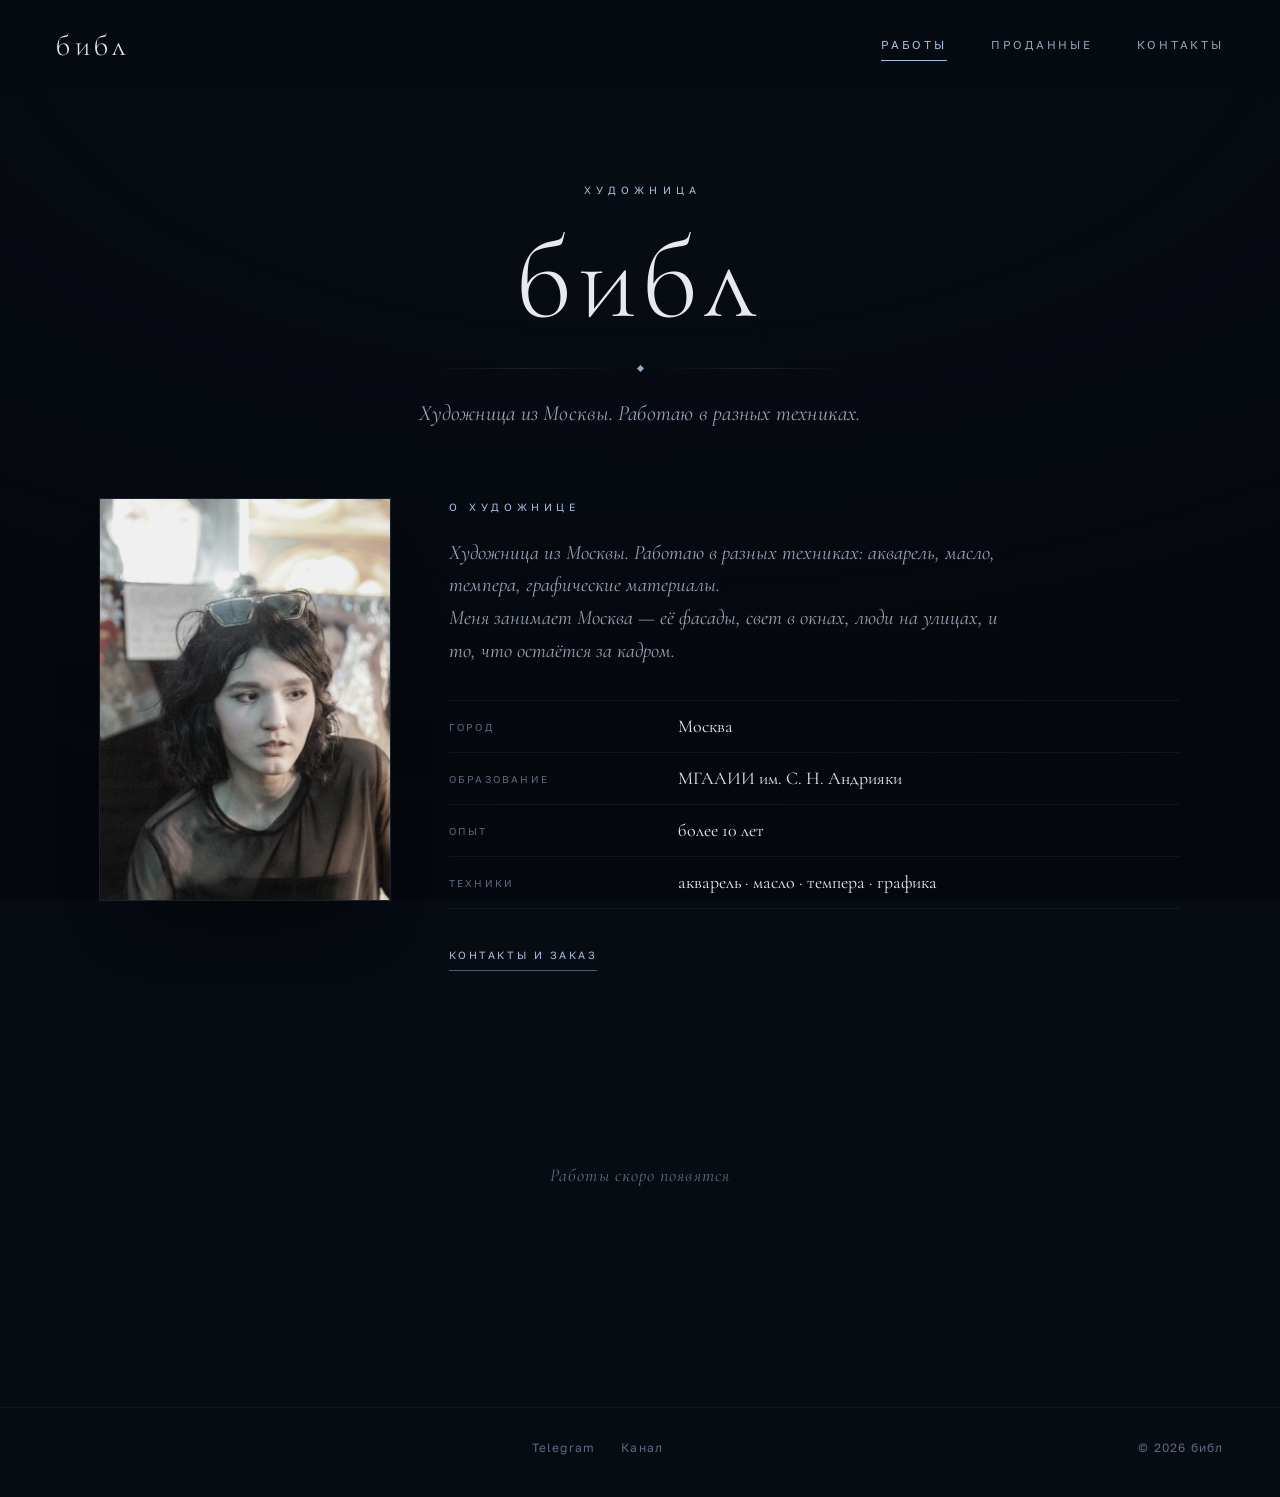
<file: index.html>
<!doctype html>
<html lang="ru">
<head>
<meta charset="utf-8">
<meta name="viewport" content="width=device-width, initial-scale=1, viewport-fit=cover">
<title>библ — работы</title>
<meta name="description" content="Живопись маслом, акрилом и текстилем. Работы и цены.">
<meta name="theme-color" content="#0c0f14">
<link rel="icon" href="favicon.svg" type="image/svg+xml">
<link rel="preload" href="fonts/golos-regular.woff" as="font" type="font/woff" crossorigin>
<link rel="preload" href="fonts/cormorant.woff" as="font" type="font/woff" crossorigin>
<link rel="stylesheet" href="css/style.css">
</head>
<body>

<header class="head" id="head">
  <div class="head__in">
    <a class="brand" href="#works">библ</a>
    <button class="burger" id="burger" aria-label="Меню" aria-expanded="false" aria-controls="nav">
      <span></span><span></span>
    </button>
    <nav class="nav" id="nav" aria-label="Разделы">
      <a href="#works"    data-nav="works">Работы</a>
      <a href="#sold"     data-nav="sold">Проданные</a>
      <a href="#contacts" data-nav="contacts">Контакты</a>
    </nav>
  </div>
</header>

<main>

  <!-- РАБОТЫ -->
  <section class="view" id="view-works" data-view="works">
    <div class="lede">
      <p class="lede__kicker">Художница</p>
      <h1 class="lede__title" id="bio-title">библ</h1>
      <div class="orn"><span></span><i>◆</i><span></span></div>
      <p class="lede__text" id="bio-lede"></p>
      <p class="lede__meta" id="lede-meta"></p>
    </div>
    <section class="intro" id="intro">
      <figure class="intro__photo" id="intro-photo"></figure>
      <div class="intro__body">
        <p class="intro__kicker">О художнице</p>
        <p class="intro__text" id="intro-text"></p>
        <dl class="intro__facts" id="intro-facts"></dl>
        <a class="intro__more" href="#contacts">Контакты и заказ</a>
      </div>
    </section>
    <div id="featured" class="featured-wrap" hidden></div>
    <div class="grid" id="grid-works" aria-live="polite"></div>
    <p class="void" id="void-works" hidden>Работы скоро появятся</p>
  </section>

  <!-- ПРОДАННЫЕ -->
  <section class="view" id="view-sold" data-view="sold" hidden>
    <div class="lede lede--small">
      <p class="lede__kicker">Архив</p>
      <h2 class="lede__title">Проданные работы</h2>
      <div class="orn"><span></span><i>◆</i><span></span></div>
      <p class="lede__text">О том, как я работаю и что уже нашло свой дом.</p>
    </div>
    <div class="hero-rule"></div>
    <div class="grid" id="grid-sold" aria-live="polite"></div>
    <p class="void" id="void-sold" hidden>Здесь пока пусто</p>
  </section>

  <!-- КОНТАКТЫ -->
  <section class="view" id="view-contacts" data-view="contacts" hidden>
    <div class="about">
      <div class="about__photo" id="about-photo"></div>
      <div class="about__body">
        <p class="lede__kicker">Обо мне</p>
        <h2 class="lede__title" id="about-name">библ</h2>
        <p class="about__text" id="about-text"></p>
        <dl class="facts" id="about-facts"></dl>
        <div class="contacts" id="contact-links"></div>
        <p class="about__note">Заказ и покупка — в переписке. Отвечаю в течение суток.</p>
      </div>
    </div>
  </section>

</main>

<footer class="foot">
  <div class="foot__in">
    <span id="legal-line"></span>
    <span class="foot__links" id="foot-links"></span>
    <span class="foot__copy">© <span id="year"></span> библ</span>
  </div>
</footer>

<!-- ПРОСМОТР НА ВЕСЬ ЭКРАН -->
<div class="lb" id="lb" hidden>
  <button class="lb__close" id="lb-close" aria-label="Закрыть">×</button>
  <button class="lb__arrow lb__arrow--prev" id="lb-prev" aria-label="Предыдущая">‹</button>
  <button class="lb__arrow lb__arrow--next" id="lb-next" aria-label="Следующая">›</button>
  <figure class="lb__figure">
    <img class="lb__img" id="lb-img" alt="">
    <figcaption class="lb__cap">
      <div class="lb__title" id="lb-title"></div>
      <div class="lb__meta" id="lb-meta"></div>
      <div class="lb__price" id="lb-price"></div>
      <p class="lb__desc" id="lb-desc"></p>
    </figcaption>
  </figure>
</div>

<script src="js/app.js"></script>
</body>
</html>
</file>
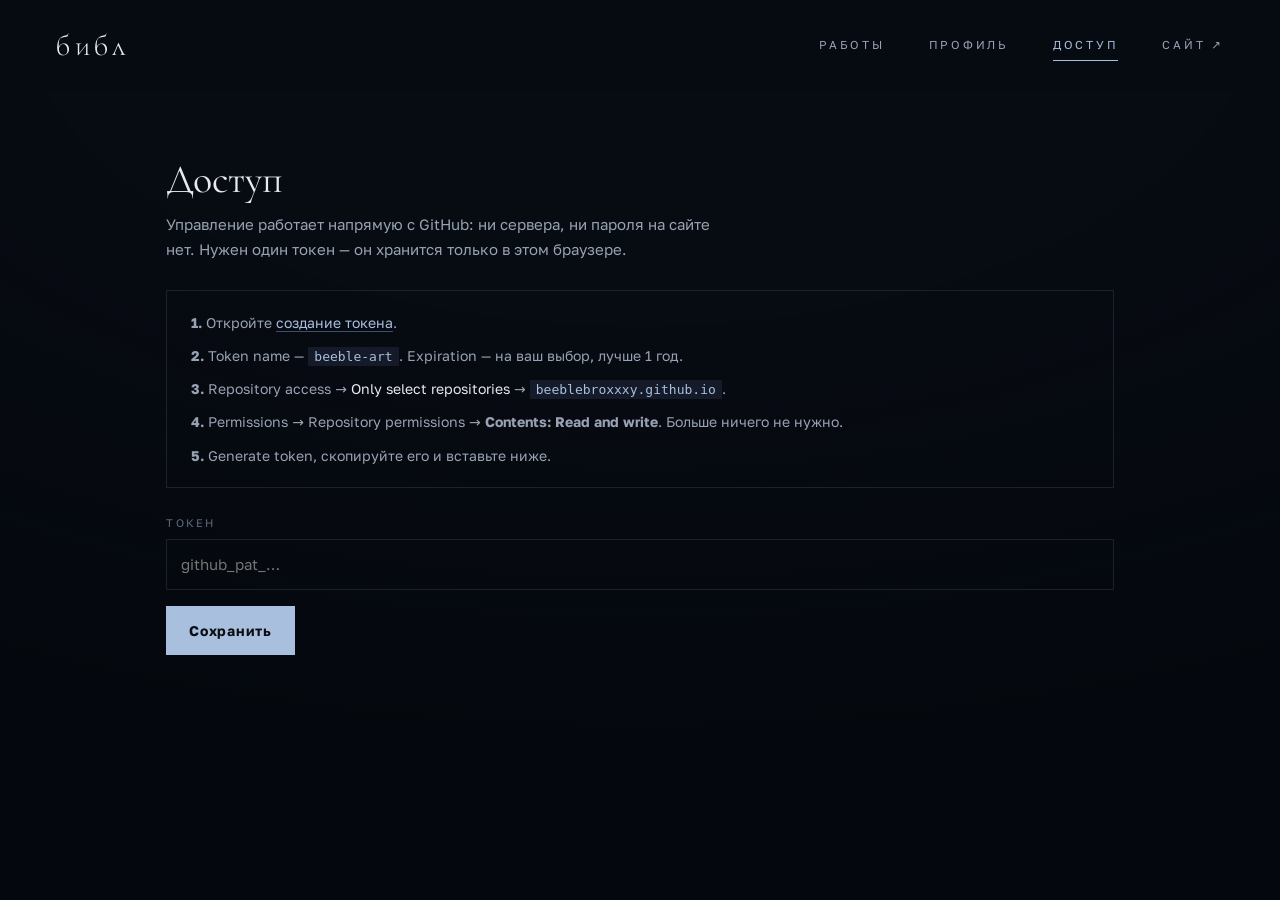
<file: admin/index.html>
<!doctype html>
<html lang="ru">
<head>
<meta charset="utf-8">
<meta name="viewport" content="width=device-width, initial-scale=1">
<meta name="robots" content="noindex, nofollow">
<title>библ — управление</title>
<link rel="icon" href="../favicon.svg" type="image/svg+xml">
<link rel="stylesheet" href="../css/style.css">
<link rel="stylesheet" href="../css/admin.css">
</head>
<body class="adm">

<header class="head">
  <div class="head__in">
    <span class="brand">библ</span>
    <nav class="nav">
      <a href="#" data-tab="works" class="is-active">Работы</a>
      <a href="#" data-tab="profile">Профиль</a>
      <a href="#" data-tab="token">Доступ</a>
      <a href="../" target="_blank" rel="noopener">Сайт ↗</a>
    </nav>
  </div>
</header>

<main class="adm__main">

  <!-- ДОСТУП -->
  <section class="panel" id="panel-token" hidden>
    <h1 class="adm__h1">Доступ</h1>
    <p class="adm__lead">Управление работает напрямую с GitHub: ни сервера, ни пароля на сайте нет.
      Нужен один токен — он хранится только в этом браузере.</p>

    <div class="steps">
      <p><strong>1.</strong> Откройте <a href="https://github.com/settings/personal-access-tokens/new" target="_blank" rel="noopener">создание токена</a>.</p>
      <p><strong>2.</strong> Token name — <code>beeble-art</code>. Expiration — на ваш выбор, лучше 1 год.</p>
      <p><strong>3.</strong> Repository access → <em>Only select repositories</em> → <code>beeblebroxxxy.github.io</code>.</p>
      <p><strong>4.</strong> Permissions → Repository permissions → <strong>Contents: Read and write</strong>. Больше ничего не нужно.</p>
      <p><strong>5.</strong> Generate token, скопируйте его и вставьте ниже.</p>
    </div>

    <label class="fld">
      <span class="fld__k">Токен</span>
      <input class="fld__i" id="token-input" type="password" autocomplete="off" placeholder="github_pat_…">
    </label>

    <div class="row">
      <button class="btn btn--primary" id="token-save">Сохранить</button>
      <button class="btn" id="token-clear" hidden>Забыть токен</button>
    </div>
    <p class="msg" id="token-msg"></p>
  </section>

  <!-- РАБОТЫ -->
  <section class="panel" id="panel-works" hidden>
    <div class="adm__head">
      <h1 class="adm__h1">Работы</h1>
      <button class="btn btn--primary" id="new-work">+ Новая работа</button>
    </div>
    <p class="msg" id="works-msg"></p>
    <div class="list" id="works-list"></div>
  </section>

  <!-- ФОРМА РАБОТЫ -->
  <section class="panel" id="panel-form" hidden>
    <h1 class="adm__h1" id="form-title">Новая работа</h1>

    <div class="form">
      <div class="form__media">
        <div class="drop" id="drop">
          <img id="preview" alt="" hidden>
          <span class="drop__hint" id="drop-hint">Перетащите фото<br>или нажмите</span>
          <input type="file" id="photo" accept="image/*" hidden>
        </div>
        <p class="form__note">JPG, PNG или HEIC. Сжимается автоматически.</p>
      </div>

      <div class="form__fields">
        <label class="fld"><span class="fld__k">Название *</span>
          <input class="fld__i" id="f-title" type="text" autocomplete="off"></label>

        <div class="form__two">
          <label class="fld"><span class="fld__k">Год</span>
            <input class="fld__i" id="f-year" type="text" inputmode="numeric" autocomplete="off" placeholder="2026"></label>
          <label class="fld"><span class="fld__k">Цена, ₽ *</span>
            <input class="fld__i" id="f-price" type="text" inputmode="numeric" autocomplete="off" placeholder="45000"></label>
        </div>

        <div class="form__two">
          <label class="fld"><span class="fld__k">Техника</span>
            <input class="fld__i" id="f-tech" type="text" autocomplete="off" placeholder="холст, масло"></label>
          <label class="fld"><span class="fld__k">Размер</span>
            <input class="fld__i" id="f-size" type="text" autocomplete="off" placeholder="60 × 80 см"></label>
        </div>

        <label class="fld"><span class="fld__k">Описание</span>
          <textarea class="fld__i" id="f-desc" rows="4"></textarea></label>

        <label class="chk"><input type="checkbox" id="f-sold"> <span>Продана — в раздел «Проданные»</span></label>

        <p class="msg" id="form-msg"></p>

        <div class="row">
          <button class="btn btn--primary" id="form-save">Сохранить</button>
          <button class="btn" id="form-cancel">Отмена</button>
          <button class="btn btn--danger" id="form-delete" hidden>Удалить</button>
        </div>
      </div>
    </div>
  </section>

  <!-- ПРОФИЛЬ -->
  <section class="panel" id="panel-profile" hidden>
    <h1 class="adm__h1">Профиль</h1>
    <div class="form">
      <div class="form__media">
        <div class="drop drop--portrait" id="drop-bio">
          <img id="preview-bio" alt="" hidden>
          <span class="drop__hint" id="drop-bio-hint">Фото<br>нажмите</span>
          <input type="file" id="photo-bio" accept="image/*" hidden>
        </div>
      </div>
      <div class="form__fields">
        <label class="fld"><span class="fld__k">Имя на сайте</span>
          <input class="fld__i" id="b-name" type="text" autocomplete="off"></label>
        <label class="fld"><span class="fld__k">Строка под заголовком</span>
          <input class="fld__i" id="b-lede" type="text" autocomplete="off"></label>
        <label class="fld"><span class="fld__k">О себе</span>
          <textarea class="fld__i" id="b-text" rows="6"></textarea></label>

        <div class="fld">
          <span class="fld__k">Факты (возраст, образование, опыт, техники)</span>
          <div id="facts-list" class="facts-edit"></div>
          <button class="btn btn--ghost" id="fact-add" type="button">+ добавить строку</button>
        </div>

        <div class="form__two">
          <label class="fld"><span class="fld__k">Telegram (без @)</span>
            <input class="fld__i" id="c-tg" type="text" autocomplete="off"></label>
          <label class="fld"><span class="fld__k">Канал (без @)</span>
            <input class="fld__i" id="c-channel" type="text" autocomplete="off"></label>
        </div>

        <div class="form__two">
          <label class="fld"><span class="fld__k">Имя для подвала</span>
            <input class="fld__i" id="l-name" type="text" autocomplete="off" placeholder="Иванова И. И."></label>
          <label class="fld"><span class="fld__k">ИНН</span>
            <input class="fld__i" id="l-inn" type="text" inputmode="numeric" autocomplete="off"></label>
        </div>
        <label class="fld"><span class="fld__k">Статус</span>
          <input class="fld__i" id="l-status" type="text" autocomplete="off" placeholder="самозанятая"></label>

        <p class="msg" id="profile-msg"></p>
        <div class="row"><button class="btn btn--primary" id="profile-save">Сохранить</button></div>
      </div>
    </div>
  </section>

</main>

<script src="admin.js"></script>
</body>
</html>
</file>
<file: css/style.css>
@font-face{
  font-family:'Cormorant';src:url('../fonts/cormorant.woff') format('woff');
  font-weight:300 700;font-style:normal;font-display:swap;
}
@font-face{
  font-family:'Cormorant';src:url('../fonts/cormorant-italic.woff') format('woff');
  font-weight:300 700;font-style:italic;font-display:swap;
}
@font-face{
  font-family:'Golos';src:url('../fonts/golos-regular.woff') format('woff');
  font-weight:400;font-style:normal;font-display:swap;
}
@font-face{
  font-family:'Golos';src:url('../fonts/golos-bold.woff') format('woff');
  font-weight:700;font-style:normal;font-display:swap;
}

:root{
  --bg:#070b12;
  --panel:#0b1220;
  --line:rgba(163,184,214,.14);
  --line-soft:rgba(163,184,214,.08);
  --line-strong:rgba(163,184,214,.22);
  --ink:#e7e9ee;
  --ink-dim:#98a2b3;
  --ink-faint:#5e6a7d;
  --accent:#a9bfde;
  --accent-dim:rgba(169,191,222,.1);
  --head-h:92px;
  --pad:clamp(20px,4.4vw,64px);
  --max:1440px;
  --gap:clamp(22px,2.4vw,36px);
}

*{box-sizing:border-box}
html{-webkit-text-size-adjust:100%;scroll-behavior:smooth}
body{
  margin:0;background:var(--bg);color:var(--ink);
  font:400 17px/1.65 'Golos',system-ui,-apple-system,'Segoe UI',sans-serif;
  -webkit-font-smoothing:antialiased;text-rendering:optimizeLegibility;
  overflow-x:hidden;
}
body::before{
  content:"";position:fixed;inset:0;z-index:0;pointer-events:none;
  background-image:url("data:image/svg+xml;utf8,<svg xmlns='http://www.w3.org/2000/svg' width='140' height='140'><filter id='n'><feTurbulence type='fractalNoise' baseFrequency='0.85' numOctaves='3'/><feColorMatrix type='saturate' values='0'/></filter><rect width='140' height='140' filter='url(%23n)' opacity='0.5'/></svg>");
  opacity:.045;mix-blend-mode:soft-light;
}
body::after{
  content:"";position:fixed;inset:0;z-index:0;pointer-events:none;
  background:radial-gradient(120% 90% at 50% 0%, transparent 40%, rgba(3,6,11,.55) 100%);
}
main,.head,.foot{position:relative;z-index:1}

img{max-width:100%;display:block}
a{color:inherit;text-decoration:none}
button{font:inherit;color:inherit}
::selection{background:rgba(169,191,222,.22)}

/* ---------- шапка ---------- */
.head{
  position:sticky;top:0;z-index:50;height:var(--head-h);
  background:rgba(7,11,18,.86);
  -webkit-backdrop-filter:blur(16px) saturate(130%);
  backdrop-filter:blur(16px) saturate(130%);
  border-bottom:1px solid transparent;transition:border-color .3s, background .3s;
}
.head.is-scrolled{border-bottom-color:var(--line-soft);background:rgba(7,11,18,.95)}
.head__in{
  max-width:var(--max);margin:0 auto;height:100%;padding:0 var(--pad);
  display:flex;align-items:center;justify-content:space-between;gap:24px;
}
.brand{
  font:300 30px/1 'Cormorant',Georgia,serif;letter-spacing:.14em;
  color:var(--ink);padding:6px 0;
}
.nav{display:flex;gap:44px;align-items:center}
.nav a{
  position:relative;font-size:11.5px;letter-spacing:.24em;text-transform:uppercase;
  color:var(--ink-dim);padding:10px 0;transition:color .25s;white-space:nowrap;
}
.nav a::after{
  content:"";position:absolute;left:0;right:0;bottom:4px;height:1px;
  background:var(--accent);transform:scaleX(0);transform-origin:left;transition:transform .35s ease;
}
.nav a:hover{color:var(--ink)}
.nav a.is-active{color:var(--accent)}
.nav a.is-active::after{transform:scaleX(1)}

/* ---------- бургер ---------- */
.burger{display:none;position:relative;width:34px;height:34px;border:0;background:none;padding:0;cursor:pointer;z-index:60}
.burger span{position:absolute;left:4px;right:4px;height:1px;background:var(--ink);transition:transform .3s,opacity .3s}
.burger span:first-child{top:13px}
.burger span:last-child{top:21px}
.burger.is-open span:first-child{transform:translateY(4px) rotate(45deg)}
.burger.is-open span:last-child{transform:translateY(-4px) rotate(-45deg)}

/* ---------- каркас ---------- */
.view{
  max-width:var(--max);margin:0 auto;
  padding:clamp(46px,7vw,110px) var(--pad) clamp(50px,7vw,100px);
}

/* ---------- титул ---------- */
.lede{text-align:center;margin:0 auto clamp(44px,5.4vw,80px);max-width:900px}
.lede--small{margin-bottom:clamp(36px,4.6vw,60px)}
.lede__kicker{
  margin:0 0 26px;font-size:10.5px;letter-spacing:.5em;text-transform:uppercase;
  color:var(--accent);padding-left:.5em;
}
.lede__title{
  margin:0;font:300 clamp(58px,9vw,124px)/.96 'Cormorant',Georgia,serif;
  letter-spacing:.06em;color:var(--ink);
}
.lede--small .lede__title{font-size:clamp(40px,5.6vw,72px);letter-spacing:.04em}
.orn{display:flex;align-items:center;justify-content:center;gap:16px;margin:30px auto 26px;max-width:420px}
.orn span{height:1px;flex:1;background:linear-gradient(90deg,transparent,var(--line),transparent)}
.orn i{font-style:normal;font-size:0;width:5px;height:5px;background:var(--accent);transform:rotate(45deg);opacity:.9;flex:none}
.lede__text{
  margin:0 auto;color:var(--ink-dim);font:italic 400 clamp(17px,1.7vw,22px)/1.55 'Cormorant',Georgia,serif;
  max-width:56ch;letter-spacing:.01em;
}
.lede__meta{
  margin:22px 0 0;font-size:11px;letter-spacing:.26em;text-transform:uppercase;color:var(--ink-faint);
}
.hero-rule{height:1px;background:linear-gradient(90deg,transparent,var(--line),transparent);margin-bottom:clamp(36px,4.4vw,64px)}

/* ---------- о художнице ---------- */
.intro{
  display:grid;grid-template-columns:minmax(200px,290px) minmax(0,1fr);
  gap:clamp(26px,4.6vw,68px);align-items:start;
  max-width:1080px;margin:0 auto clamp(52px,6.4vw,104px);
}
.intro__photo{margin:0;box-shadow:0 0 0 1px var(--line),0 44px 80px -50px #000}
.intro__photo img{width:100%;height:auto;display:block;filter:grayscale(.55) contrast(1.06) brightness(.94) saturate(.8)}
.intro__kicker{margin:0 0 20px;font-size:10.5px;letter-spacing:.44em;text-transform:uppercase;color:var(--accent)}
.intro__text{
  margin:0 0 32px;font:italic 400 clamp(17px,1.6vw,21px)/1.6 'Cormorant',Georgia,serif;
  color:var(--ink-dim);white-space:pre-line;max-width:62ch;
}
.intro__facts{margin:0 0 30px;border-top:1px solid var(--line-soft)}
.intro__facts div{display:grid;grid-template-columns:minmax(110px,.42fr) 1fr;gap:18px;padding:13px 0;border-bottom:1px solid var(--line-soft)}
.intro__facts dt{font-size:10px;letter-spacing:.22em;text-transform:uppercase;color:var(--ink-faint);padding-top:5px}
.intro__facts dd{margin:0;font:400 18px/1.4 'Cormorant',Georgia,serif;color:var(--ink)}
.intro__more{
  display:inline-block;font-size:10.5px;letter-spacing:.24em;text-transform:uppercase;
  color:var(--accent);border-bottom:1px solid rgba(169,191,222,.45);padding-bottom:5px;
  transition:border-color .3s,color .3s;
}
.intro__more:hover{color:#c3d3ea;border-bottom-color:#c3d3ea}

/* ---------- главная работа ---------- */
.featured-wrap{margin:0 0 clamp(46px,5.6vw,92px);text-align:center}
.featured{
  display:block;width:100%;border:0;background:none;padding:0;cursor:pointer;
  animation:rise .9s cubic-bezier(.2,.7,.3,1) both;
}
.featured img{
  display:block;margin:0 auto;max-width:100%;max-height:min(70vh,680px);width:auto;height:auto;
  box-shadow:0 0 0 1px var(--line-soft),0 60px 120px -60px #000;
  transition:filter .5s;
}
.featured:hover img{filter:brightness(1.04)}
.featured__cap{display:block;margin-top:26px}
.featured__title{
  display:block;font:400 clamp(24px,2.4vw,34px)/1.25 'Cormorant',Georgia,serif;
  color:var(--ink);letter-spacing:.01em;transition:color .3s;
}
.featured:hover .featured__title{color:var(--accent)}
.featured__price{
  display:block;margin:14px auto 0;font-size:15px;letter-spacing:.1em;color:var(--ink-dim);
}

/* ---------- развеска ---------- */
.grid{columns:3;column-gap:var(--gap)}
.card{
  break-inside:avoid;-webkit-column-break-inside:avoid;
  display:block;width:100%;margin:0 0 clamp(44px,4.4vw,68px);
  border:0;padding:0;background:none;text-align:left;cursor:pointer;
  opacity:0;transform:translateY(16px);animation:rise .8s cubic-bezier(.2,.7,.3,1) forwards;
}
@keyframes rise{to{opacity:1;transform:none}}
.card__frame{
  position:relative;display:block;overflow:hidden;
  box-shadow:0 0 0 1px var(--line-soft), 0 26px 60px -30px rgba(0,0,0,.9);
  background:var(--panel);
}
.card__img{width:100%;height:auto;display:block;transition:transform .8s cubic-bezier(.2,.7,.3,1),filter .5s}
.card:hover .card__img{transform:scale(1.015);filter:brightness(1.04)}
.card__sold{
  position:absolute;left:0;top:0;padding:9px 15px;
  background:rgba(7,11,18,.88);border-right:1px solid var(--line-soft);border-bottom:1px solid var(--line-soft);
  font:italic 400 12px/1 'Cormorant',Georgia,serif;letter-spacing:.18em;color:var(--ink-dim);
}
.card__cap{display:block;padding-top:20px}
.card__num{
  display:block;margin-bottom:10px;font-size:9.5px;letter-spacing:.34em;
  text-transform:uppercase;color:var(--accent);opacity:.85;
}
.card__title{
  display:block;font:400 clamp(20px,1.7vw,26px)/1.25 'Cormorant',Georgia,serif;
  letter-spacing:.01em;color:var(--ink);transition:color .3s;
}
.card:hover .card__title{color:var(--accent)}
.card__meta{
  display:block;margin-top:9px;font-size:11px;letter-spacing:.16em;text-transform:uppercase;
  color:var(--ink-faint);
}
.card__price{
  display:block;margin-top:16px;padding-top:12px;border-top:1px solid var(--line-soft);
  font:400 15px/1.2 'Golos',sans-serif;letter-spacing:.08em;color:var(--ink-dim);
}
.card--sold .card__img{filter:saturate(.8) brightness(.82)}
.card--sold .card__title{color:#b6c0d0}
.card--sold .card__price{color:var(--ink-faint)}

.void{
  margin:clamp(50px,9vw,110px) 0;text-align:center;
  font:italic 400 18px/1.4 'Cormorant',Georgia,serif;color:var(--ink-faint);letter-spacing:.06em;
}

/* ---------- обо мне ---------- */
.about{display:grid;grid-template-columns:minmax(240px,420px) minmax(0,1fr);gap:clamp(28px,4.6vw,76px);align-items:start}
.about__photo{background:var(--panel);box-shadow:0 0 0 1px var(--line-soft),0 30px 60px -34px rgba(0,0,0,.9)}
.about__photo img{width:100%;height:auto;display:block;filter:grayscale(.55) contrast(1.06) brightness(.94) saturate(.8)}
.about__body{padding-top:4px}
.about__body .lede__title{font-size:clamp(40px,4.8vw,62px);letter-spacing:.05em;margin-bottom:0}
.about--nophoto{grid-template-columns:minmax(0,1fr)}
.about--nophoto .about__body{max-width:760px}
.about__text{
  margin:0 0 44px;color:var(--ink-dim);font-size:clamp(15px,1.3vw,17px);line-height:1.75;
  max-width:58ch;white-space:pre-line;
}
.facts{margin:0 0 46px;border-top:1px solid var(--line-soft)}
.facts__row{
  display:grid;grid-template-columns:240px 1fr;gap:20px;padding:22px 0 20px;
  border-bottom:1px solid var(--line-soft);
}
.facts__k{margin:0;font-size:10.5px;letter-spacing:.24em;text-transform:uppercase;color:var(--ink-faint);padding-top:4px}
.facts__v{margin:0;color:var(--ink);font:400 19px/1.4 'Cormorant',Georgia,serif;letter-spacing:.01em}
.contacts{display:flex;flex-wrap:wrap;gap:16px;margin-bottom:26px}
.contacts__link{
  display:inline-flex;align-items:baseline;gap:10px;padding:16px 24px;
  border:1px solid var(--line);font-size:13.5px;letter-spacing:.1em;color:var(--ink);
  transition:border-color .3s,background .3s;
}
.contacts__link span{font-size:12px;letter-spacing:.06em;color:var(--ink-faint)}
.contacts__link:hover{border-color:var(--accent);background:var(--accent-dim)}
.about__note{margin:0;font:italic 400 16px/1.5 'Cormorant',Georgia,serif;color:var(--ink-faint)}

/* ---------- подвал ---------- */
.foot{border-top:1px solid var(--line-soft);margin-top:20px}
.foot__links{display:flex;gap:26px}
.foot__links a{border-bottom:1px solid transparent;transition:color .25s,border-color .25s}
.foot__links a:hover{color:var(--accent);border-bottom-color:var(--accent)}
.foot__in{
  max-width:var(--max);margin:0 auto;padding:30px var(--pad) 38px;
  display:flex;flex-wrap:wrap;gap:10px 28px;justify-content:space-between;
  font-size:12px;color:var(--ink-faint);letter-spacing:.1em;
}

/* ---------- просмотр на весь экран ---------- */
.lb[hidden]{display:none}
.lb{
  position:fixed;inset:0;z-index:100;background:rgba(4,7,12,.975);
  display:flex;align-items:center;justify-content:center;padding:clamp(16px,4vw,56px);
  opacity:0;transition:opacity .3s;
}
.lb.is-open{opacity:1}
.lb__figure{margin:0;display:flex;flex-direction:column;align-items:center;gap:26px;max-width:100%;max-height:100%}
.lb__img{max-width:min(92vw,1300px);max-height:calc(100vh - 230px);width:auto;height:auto;
  box-shadow:0 40px 90px -40px rgba(0,0,0,.95)}
.lb__cap{width:100%;max-width:min(92vw,1300px);text-align:center}
.lb__title{font:400 clamp(24px,2.2vw,32px)/1.25 'Cormorant',Georgia,serif;letter-spacing:.02em;margin-bottom:12px}
.lb__meta{font-size:11px;letter-spacing:.2em;color:var(--ink-faint);text-transform:uppercase}
.lb__price{margin-top:14px;font-size:15px;letter-spacing:.08em;color:var(--accent)}
.lb__desc{margin:14px auto 0;font:italic 400 16px/1.6 'Cormorant',Georgia,serif;color:var(--ink-dim);max-width:60ch}
.lb__close,.lb__arrow{
  position:absolute;background:none;border:0;cursor:pointer;color:var(--ink-dim);
  line-height:1;padding:14px;transition:color .2s;
}
.lb__close:hover,.lb__arrow:hover{color:var(--ink)}
.lb__close{top:14px;right:18px;font:300 38px/1 'Cormorant',Georgia,serif}
.lb__arrow{top:50%;transform:translateY(-50%);font:300 52px/1 'Cormorant',Georgia,serif}
.lb__arrow--prev{left:14px}
.lb__arrow--next{right:14px}

/* ---------- адаптив ---------- */
@media (max-width:1080px){.grid{columns:2}}
@media (max-width:820px){
  :root{--head-h:74px}
  .brand{font-size:24px}
  .nav{gap:20px}
  .nav a{font-size:10px;letter-spacing:.12em}
  .about{grid-template-columns:1fr}
  .intro{grid-template-columns:1fr}
  .intro__photo{max-width:320px}
  .about__photo{max-width:360px}
  .facts__row{grid-template-columns:1fr;gap:4px;padding:16px 0}
  .lb__arrow{font-size:36px}
  .lb__close{font-size:30px}
  .lb__img{max-height:calc(100vh - 270px)}
}
@media (max-width:620px){
  .burger{display:block}
  .nav{
    position:fixed;inset:var(--head-h) 0 0;z-index:55;flex-direction:column;
    align-items:center;justify-content:center;gap:26px;padding:0 32px;
    background:rgba(7,11,18,.99);opacity:0;pointer-events:none;transform:translateY(-6px);
    transition:opacity .3s,transform .3s;
  }
  .nav.is-open{opacity:1;pointer-events:auto;transform:none}
  .nav a{font-size:26px;letter-spacing:.14em;color:var(--ink);font-family:'Cormorant',serif}
  .nav a::after{display:none}
  .grid{columns:1}
  .lede__title{letter-spacing:.05em}
}

@media (prefers-reduced-motion:reduce){
  *{animation:none!important;transition:none!important}
  .card{opacity:1;transform:none}
}
</file>
<file: css/admin.css>
.adm__main{max-width:1060px;margin:0 auto;padding:clamp(28px,5vw,64px) var(--pad) 120px}
.panel{animation:rise .4s ease both}
.panel[hidden]{display:none}
.adm__h1{font:400 clamp(26px,3.4vw,40px)/1.15 'Cormorant',Georgia,serif;margin:0 0 10px}
.adm__head{display:flex;flex-wrap:wrap;gap:16px;align-items:center;justify-content:space-between;margin-bottom:18px}
.adm__lead{margin:0 0 28px;color:var(--ink-dim);max-width:62ch;font-size:15px}

.steps{border:1px solid var(--line);padding:20px 24px;margin:0 0 26px;font-size:14px;color:var(--ink-dim)}
.steps p{margin:0 0 10px}
.steps p:last-child{margin:0}
.steps code{background:rgba(147,180,255,.1);color:var(--accent);padding:2px 6px;font-size:13px}
.steps em{color:var(--ink);font-style:normal}
.steps a{color:var(--accent);border-bottom:1px solid rgba(147,180,255,.4)}

/* поля */
.fld{display:flex;flex-direction:column;gap:7px;margin:0 0 16px}
.fld__k{font-size:11px;letter-spacing:.2em;text-transform:uppercase;color:var(--ink-faint)}
.fld__i{
  background:var(--bg-soft);border:1px solid var(--line);color:var(--ink);
  padding:12px 14px;font:inherit;font-size:15px;width:100%;
  transition:border-color .2s ease, background .2s ease;
}
.fld__i:focus{outline:none;border-color:var(--accent);background:#0e131b}
textarea.fld__i{resize:vertical;min-height:90px;line-height:1.5}
.chk{display:flex;gap:10px;align-items:center;margin:4px 0 18px;font-size:14px;color:var(--ink-dim);cursor:pointer}
.chk input{width:16px;height:16px;accent-color:var(--accent)}

/* кнопки */
.btn{
  border:1px solid var(--line-strong);background:none;color:var(--ink);
  padding:12px 22px;font-size:14px;letter-spacing:.05em;cursor:pointer;
  transition:border-color .2s, background .2s, color .2s;
}
.btn:hover{border-color:var(--accent);background:var(--accent-dim)}
.btn--primary{background:var(--accent);border-color:var(--accent);color:#0b0e13;font-weight:700}
.btn--primary:hover{background:#a9c3ff;border-color:#a9c3ff;color:#0b0e13}
.btn--danger{margin-left:auto;border-color:rgba(255,120,120,.35);color:#ff9d9d}
.btn--danger:hover{background:rgba(255,90,90,.12);border-color:#ff7b7b}
.btn--ghost{border-style:dashed;color:var(--ink-dim);padding:9px 16px;font-size:13px}
.btn:disabled{opacity:.45;cursor:default}
.row{display:flex;flex-wrap:wrap;gap:12px;align-items:center;margin-top:8px}
.msg{margin:14px 0 0;font-size:13px;color:var(--accent);min-height:1px}
.msg--err{color:#ff9d9d}

/* список работ */
.list{display:grid;gap:1px;background:var(--line);border:1px solid var(--line)}
.item{display:grid;grid-template-columns:72px 1fr auto;gap:16px;align-items:center;background:var(--bg);padding:12px}
.item__thumb{width:72px;height:90px;object-fit:cover;background:var(--bg-soft);border:1px solid var(--line)}
.item__title{font:400 17px/1.3 'Cormorant',Georgia,serif}
.item__meta{font-size:13px;color:var(--ink-faint);margin-top:3px}
.item__acts{display:flex;gap:8px}
.item__acts .btn{padding:8px 14px;font-size:13px}
.badge{display:inline-block;margin-left:8px;font-size:10px;letter-spacing:.16em;text-transform:uppercase;
  color:var(--ink-faint);border:1px solid var(--line);padding:2px 7px;vertical-align:middle}

/* форма */
.form{display:grid;grid-template-columns:minmax(220px,300px) minmax(0,1fr);gap:clamp(20px,4vw,48px);align-items:start}
.form__media{position:sticky;top:calc(var(--head-h) + 20px)}
.form__fields{min-width:0}
.form__two{display:grid;grid-template-columns:1fr 1fr;gap:16px}
.form__note{font-size:12px;color:var(--ink-faint);margin:10px 0 0}
.drop{
  position:relative;aspect-ratio:4/5;border:1px dashed var(--line-strong);background:var(--bg-soft);
  display:flex;align-items:center;justify-content:center;cursor:pointer;overflow:hidden;
  transition:border-color .2s, background .2s;
}
.drop:hover,.drop.is-over{border-color:var(--accent);background:#10161f}
.drop img{width:100%;height:100%;object-fit:contain}
.drop__hint{font-size:13px;color:var(--ink-faint);text-align:center;letter-spacing:.06em;line-height:1.5}
.drop--portrait{aspect-ratio:4/5}

/* факты */
.facts-edit{display:grid;gap:8px}
.fact-row{display:grid;grid-template-columns:minmax(100px,.5fr) 1fr auto;gap:8px}
.fact-row .fld__i{padding:9px 11px;font-size:14px}
.fact-row .btn{padding:0 12px;font-size:18px;line-height:1}

@media (max-width:780px){
  .form{grid-template-columns:1fr}
  .form__media{position:static;max-width:300px}
  .item{grid-template-columns:60px 1fr;grid-template-areas:"t m" "a a"}
  .item__thumb{width:60px;height:76px;grid-area:t}
  .item__acts{grid-area:a}
  .form__two{grid-template-columns:1fr}
  .fact-row{grid-template-columns:1fr auto}
}
</file>
